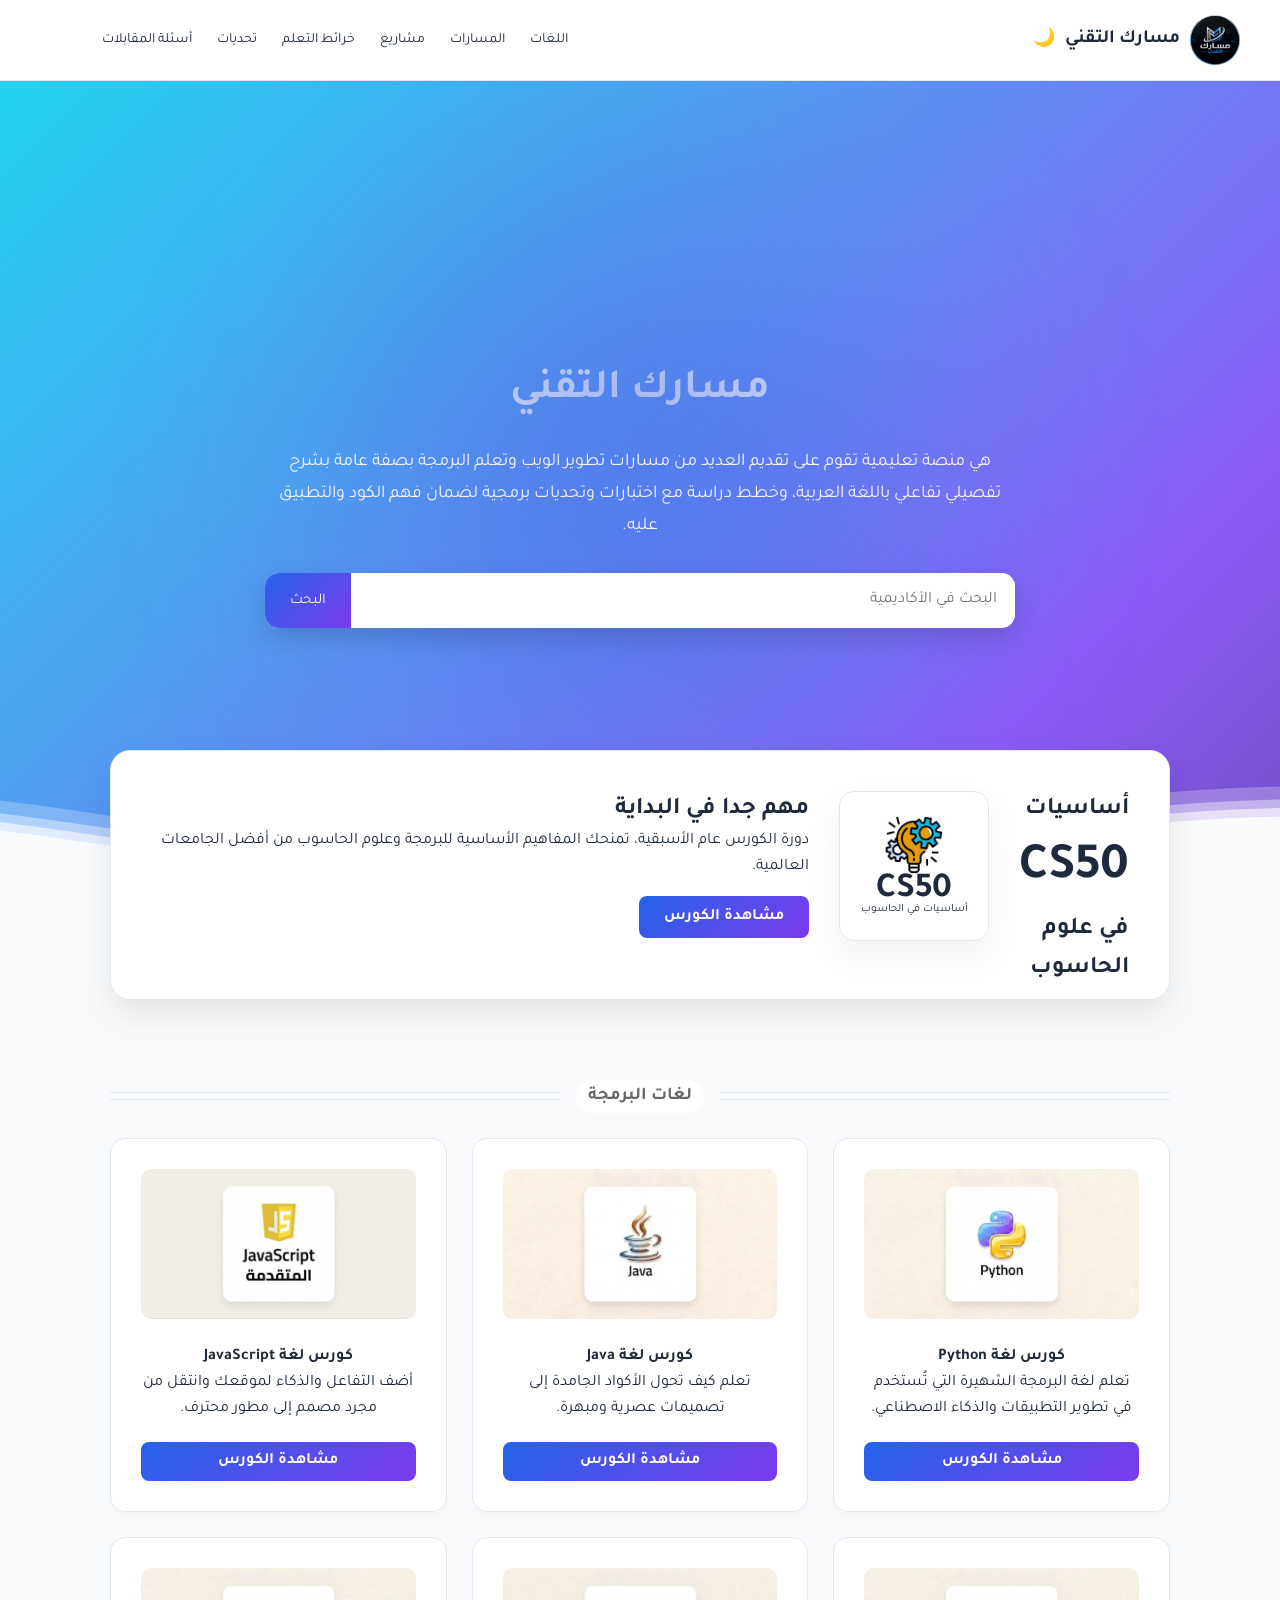
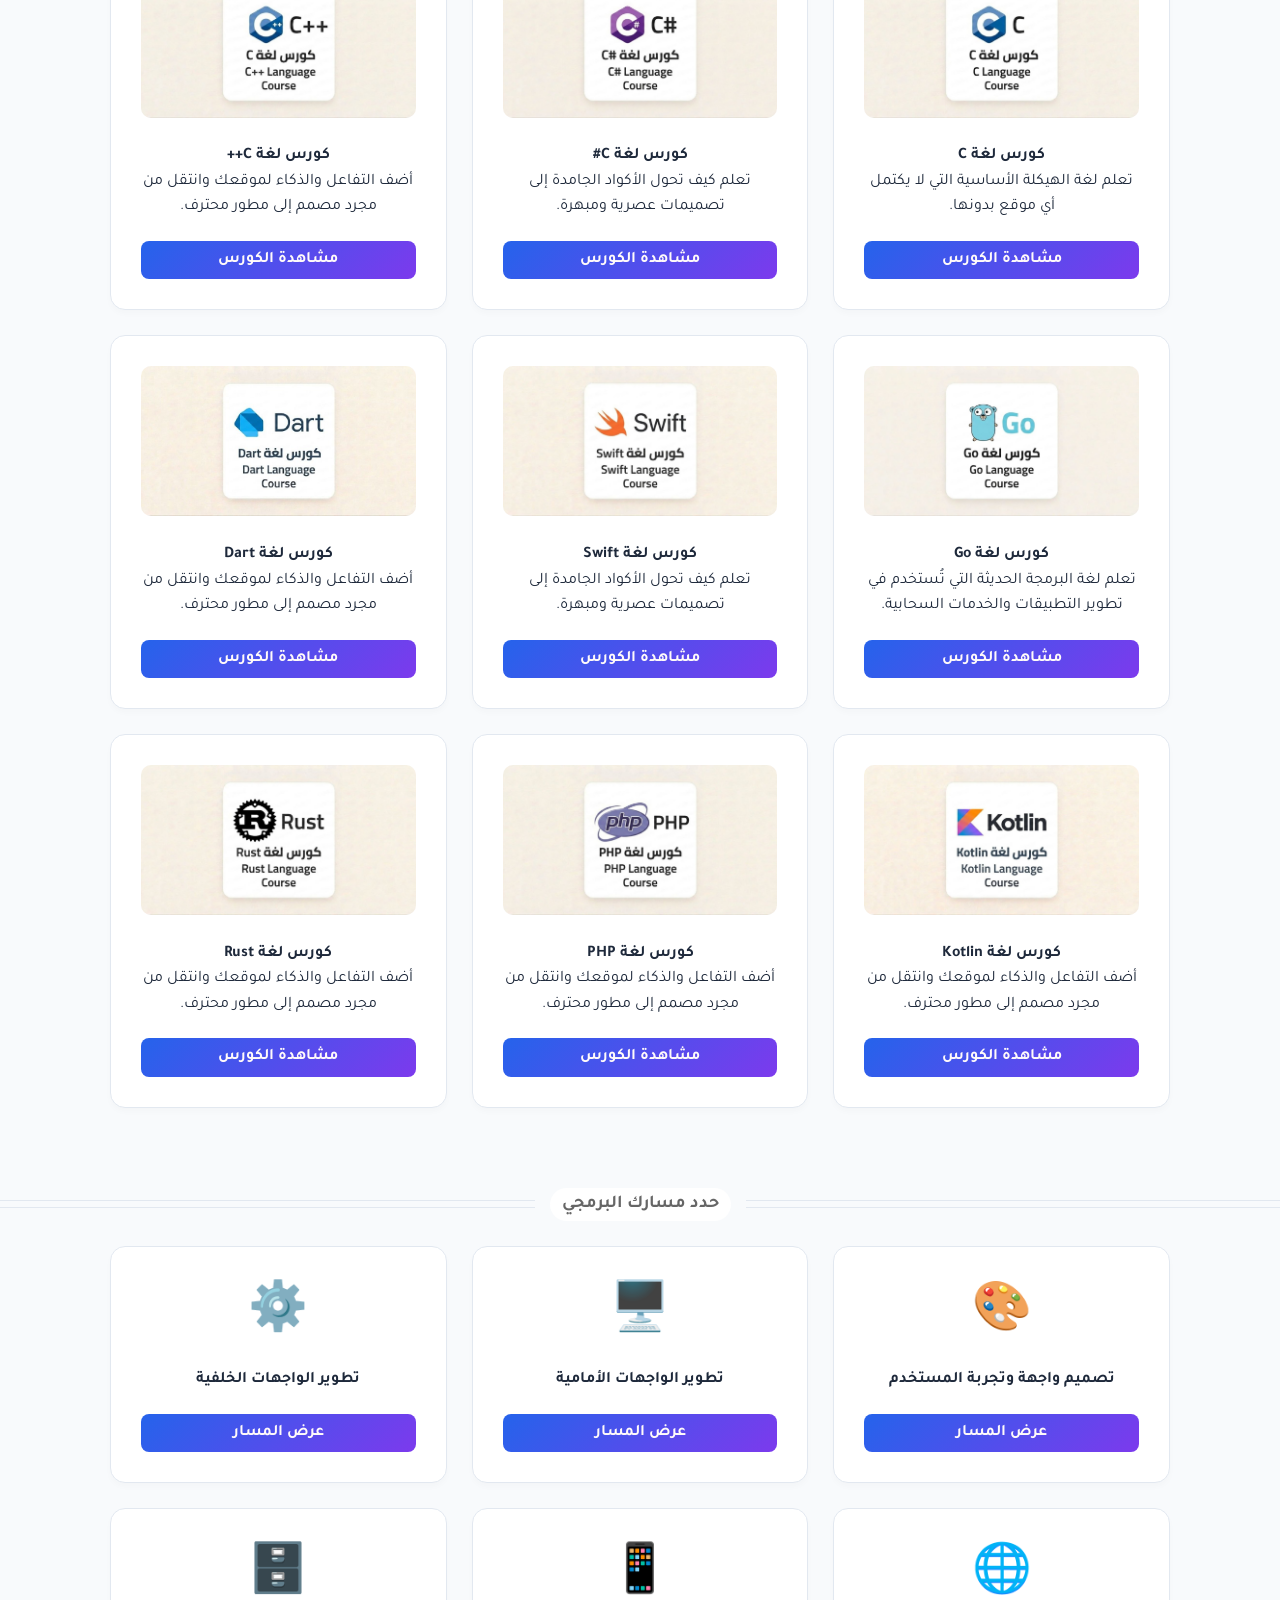
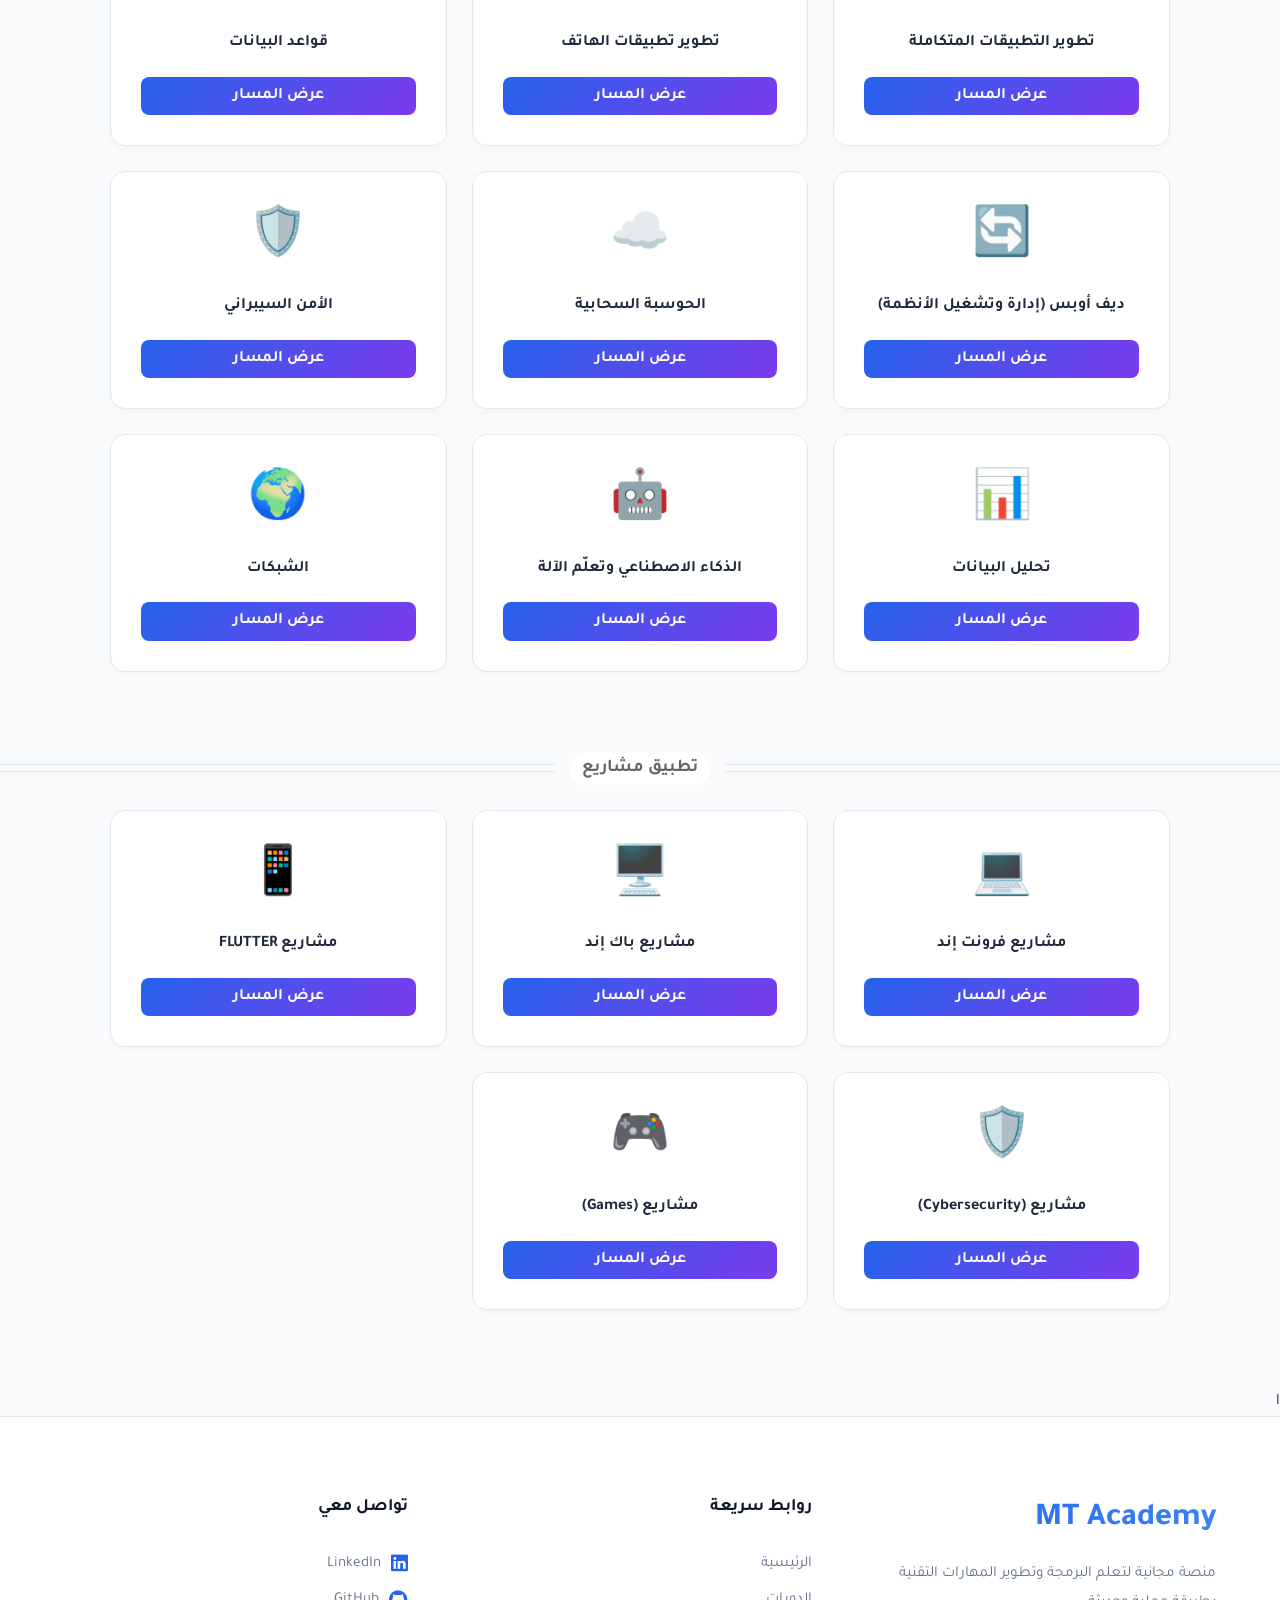
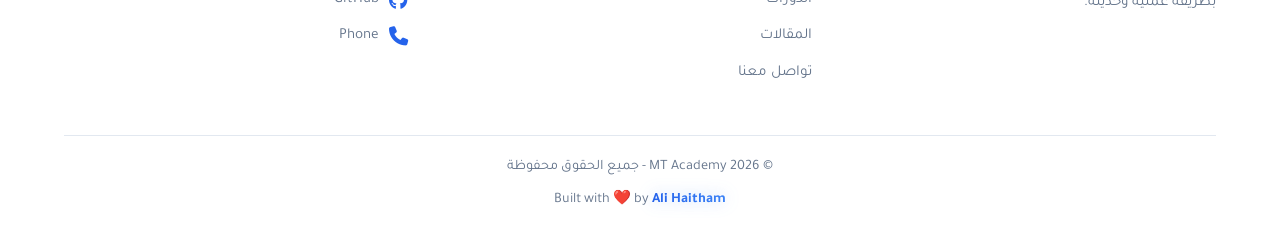
<file: index.html>
<!DOCTYPE html>
<html lang="ar" dir="rtl">

<head>
    <meta charset="UTF-8">
    <meta name="viewport" content="width=device-width, initial-scale=1.0">
    <title>مسارك التقني</title>
    <link rel="stylesheet" href="https://cdnjs.cloudflare.com/ajax/libs/font-awesome/6.5.1/css/all.min.css">
    <link rel="icon" href="Image.svg" type="image/jpeg">
    <link rel="stylesheet" href="CSS/path.css">
    <link rel="stylesheet" href="CSS/titel.css">
    <link rel="stylesheet" href="CSS/Responsive.css">
    <link href="https://fonts.googleapis.com/css2?family=Tajawal:wght@400;700;800&display=swap" rel="stylesheet">
    <link rel="stylesheet" href="https://cdnjs.cloudflare.com/ajax/libs/font-awesome/6.5.0/css/all.min.css">
    <style>

    </style>

</head>

<body>
    <!-- ==================Start-Logo Download================== -->

    <div id="preloader">
        <div class="loader-wrapper">
            <div class="logo-container">
                <div class="masarak-logo">
                    <span class="text-main">مسارك</span>
                    <span class="text-sub">التقني</span>
                    <div class="tech-arrow"></div>
                </div>
            </div>
            <div class="loading-text">جاري تحضير مسارك التقني...</div>
        </div>
    </div>
    <!-- ==================End-Logo Download================== -->
    <!-- ===================Scroll======================== -->
    <button id="scrollTopBtn">⬆</button>
    <!-- ===================Scroll======================== -->
    <!-- Start Header -->
    <header class="navbar" id="Navbar">
        <div class="nav-container">

            <!-- لوجو + Toggle -->
            <div class="logo" id="themeToggle">
                <img src="Image.svg" alt="">
                <h3>مسارك التقني</h3>
                <span id="modeIcon">🌙</span>
            </div>

            <!-- زرار الموبايل -->


            <div class="category_nav" id="menuToggle">
                <div onclick=Open_Categ_List() class="category_btn">
                    <i class="fa-solid fa-bars"></i>
                    <p>Browse Category</p>
                    <i class="fa-solid fa-chevron-down"></i>
                </div>

                <div class="category_nav_list" id="navLinks">

                    <a href="#لغات البرمجة">اللغات </a>
                    <a href="#حدد مسارك البرمجي"> المسارات </a>
                    <a href="#تطبيق مشاريع"> مشاريع</a>
                    <a href="#خرائط التعلم">خرائط التعلم</a>
                    <a href="#تحديات برمجية">تحديات </a>
                    <a href="#أسئلة المقابلات التقنية">أسئلة المقابلات</a>
                </div>
            </div>
        </div>


        <!-- اللينكات -->
        <ul class="nav-links" id="navLinks">
            <li><a href="#لغات البرمجة"> اللغات</a></li>
            <li><a href="#حدد مسارك البرمجي"> المسارات</a></li>
            <li><a href="#تطبيق مشاريع"> مشاريع</a></li>
            <li><a href="#خرائط التعلم">خرائط التعلم</a></li>
            <li><a href="#تحديات برمجية">تحديات </a></li>
            <li><a href="#أسئلة المقابلات التقنية">أسئلة المقابلات </a></li>
        </ul>
    </header>


    <!-- End Header -->
    <!-- Start Hero -->

    <div class="hero">
        <div class="content">
            <!-- <img src="Image.svg" alt="Logo" width="120" background="red" class="floating-bg" id="floatingImg"> -->
            <div class="floating-bg-container" id="floatingBg">
            </div>
            <h1> مسارك التقني</h1>

            <p>
                هي منصة تعليمية تقوم على تقديم العديد من مسارات تطوير الويب وتعلم البرمجة بصفة عامة
                بشرح تفصيلي تفاعلي باللغة العربية، وخطط دراسة مع اختبارات وتحديات برمجية لضمان فهم الكود والتطبيق عليه.
            </p>

            <div class="search-box">
                <input type="text" placeholder="البحث في الأكاديمية">
                <button>البحث</button>
            </div>

        </div>
    </div>

    <!-- Start waves-container -->
    <div class="waves-container">

        <svg class="waves" xmlns="http://www.w3.org/2000/svg" viewBox="0 24 150 28" preserveAspectRatio="none">

            <defs>
                <path id="gentle-wave" d="M-160 44c30 0 58-18 88-18s
                58 18 88 18 58-18 88-18
                58 18 88 18v44h-352z">
                </path>
            </defs>

            <g class="parallax">

                <use href="#gentle-wave" x="48" y="0" fill="rgba(255,255,255,.25)" />

                <use href="#gentle-wave" x="48" y="3" fill="rgba(255,255,255,.4)" />

                <use href="#gentle-wave" x="48" y="5" fill="rgba(255,255,255,.6)" />

                <use href="#gentle-wave" x="48" y="7" fill="var(--bg)" />

            </g>

        </svg>

    </div>
    <!-- End waves-container -->
    <!-- End Hero -->
    <!-- Start Cs50 -->
    <main class="container">
        <section class="cs50-card">
            <div class="cs50-1">
                <h3>أساسيات <a>CS50</a> في علوم الحاسوب</h3>
            </div>
            <div class="cs50-2">
                <img src="assets/icon/project-management.png" alt="CS50">
                <h2>CS50</h2>
                <p>أساسيات في الحاسوب</p>
            </div>
            <div class="cs50-3">
                <h2>مهم جدا في البداية </h2>
                <p class="none">دورة الكورس عام الأسبقية، تمنحك المفاهيم الأساسية للبرمجة وعلوم الحاسوب من أفضل الجامعات
                    العالمية.
                </p>
                <a href="https://youtube.com/playlist?list=PLvGNfY-tFUN_1D3D0WAMlWULl3qnEKHEA&si=AaGizSOic1kNYFUE"
                    target="_blank">
                    <button class="btn-main">مشاهدة الكورس </button>
                    <button class="six">مشاهدة </button>
                </a>
            </div>
        </section>
        <!-- ==================hr======================== -->
        <div class="fancy-divider">
            <h2 class="section-title" id="لغات البرمجة">لغات البرمجة</h2>
        </div>
        <!-- ==================hr========================= -->
        <div class="box active" id="one">

            <!-- One Start Course -->
            <div class="tracks-grid">
                <!-- ================================Python===================================== -->
                <div class="track-card">
                    <div class="track-img">
                        <img src="assets/image/Python.jpeg" alt="Python">
                    </div>
                    <h4 class="Tracks ">كورس لغة Python</h4>
                    <P class="Tracks ">تعلم لغة البرمجة الشهيرة التي تُستخدم في تطوير التطبيقات والذكاء الاصطناعي.</P>
                    <a href="https://youtube.com/playlist?list=PLDoPjvoNmBAyE_gei5d18qkfIe-Z8mocs&si=1V2m_urrhGh3YfUY"
                        target="_blank">
                        <button class="btn-track"> مشاهدة الكورس</button>
                    </a>
                </div>
                <!-- =====================================Java================================== -->
                <div class="track-card">
                    <div class="track-img">
                        <img src="assets/image/java2.jpeg" alt="Java">
                    </div>
                    <h4 class="Tracks ">كورس لغة Java</h4>
                    <P class="Tracks ">تعلم كيف تحول الأكواد الجامدة إلى تصميمات عصرية ومبهرة.</P>
                    <a href="https://youtube.com/playlist?list=PL1DUmTEdeA6K7rdxKiWJq6JIxTvHalY8f&si=93PLsDW0zfk1v07P"
                        target="_blank">
                        <button class="btn-track"> مشاهدة الكورس</button>
                    </a>
                </div>
                <!-- =====================================JavaScript================================== -->
                <div class="track-card">
                    <div class="track-img">
                        <img src="assets/image/JS.jpeg" alt="JavaScript">
                    </div>
                    <h4 class="Tracks ">كورس لغة JavaScript</h4>
                    <P class="Tracks ">أضف التفاعل والذكاء لموقعك وانتقل من مجرد مصمم إلى مطور محترف.</P>
                    <a href="https://youtube.com/playlist?list=PLDoPjvoNmBAx3kiplQR_oeDqLDBUDYwVv&si=iBDdPuUOlDPKywF9"
                        target="_blank">
                        <button class="btn-track"> مشاهدة الكورس</button>
                    </a>
                </div>
                <!-- =====================================C================================== -->
                <div class="track-card">
                    <div class="track-img">
                        <img src="assets/image/C.jpeg" alt="C">
                    </div>
                    <h4 class="Tracks ">كورس لغة C</h4>
                    <P class="Tracks ">تعلم لغة الهيكلة الأساسية التي لا يكتمل أي موقع بدونها.</P>
                    <a href="https://youtube.com/playlist?list=PLxbVBWjVdAEieEfGae9hqwT9TQ90yvehy&si=ZV38CRKg7PuhqXKg"
                        target="_blank">
                        <button class="btn-track"> مشاهدة الكورس</button>
                    </a>
                </div>
                <!-- =====================================C#================================== -->
                <div class="track-card">
                    <div class="track-img">
                        <img src="assets/image/Cشارب.jpeg" alt="C#">
                    </div>
                    <h4 class="Tracks ">كورس لغة C#</h4>
                    <P class="Tracks ">تعلم كيف تحول الأكواد الجامدة إلى تصميمات عصرية ومبهرة.</P>
                    <a href="https://youtube.com/playlist?list=PLqPejUavRNTWrbmE7fTvBC1HH-sAmz7c3&si=YUcaHurQyo2U_puo"
                        target="_blank">
                        <button class="btn-track"> مشاهدة الكورس</button>
                    </a>
                </div>
                <!-- =====================================C++================================== -->
                <div class="track-card">
                    <div class="track-img">
                        <img src="assets/image/C++.jpeg" alt="C++">
                    </div>
                    <h4 class="Tracks ">كورس لغة C++</h4>
                    <P class="Tracks ">أضف التفاعل والذكاء لموقعك وانتقل من مجرد مصمم إلى مطور محترف.</P>
                    <a href="https://youtube.com/playlist?list=PLDoPjvoNmBAwy-rS6WKudwVeb_x63EzgS&si=yQJ-l53C-3jnYFWm"
                        target="_blank">
                        <button class="btn-track"> مشاهدة الكورس</button>
                    </a>
                </div>
                <!-- ================================Go===================================== -->
                <div class="track-card">
                    <div class="track-img">
                        <img src="assets/image/Go.jpeg" alt="Go">
                    </div>
                    <h4 class="Tracks ">كورس لغة Go</h4>
                    <P class="Tracks ">تعلم لغة البرمجة الحديثة التي تُستخدم في تطوير التطبيقات والخدمات السحابية.</P>
                    <a href="https://youtube.com/playlist?list=PLD0Vy7NjzXS63cTV76LPnqDttqcIIPrpM&si=X2Y8En4AuMk5K5h1"
                        target="_blank">
                        <button class="btn-track"> مشاهدة الكورس</button>
                    </a>
                </div>
                <!-- =====================================Swift================================== -->
                <div class="track-card">
                    <div class="track-img">
                        <img src="assets/image/Swift.jpeg" alt="Swift">
                    </div>
                    <h4 class="Tracks ">كورس لغة Swift</h4>
                    <P class="Tracks ">تعلم كيف تحول الأكواد الجامدة إلى تصميمات عصرية ومبهرة.</P>
                    <a href="https://youtube.com/playlist?list=PLQaOY10EEc8bNbEBMyiJU1I-GIgs1LQfj&si=fL13WYj8q_Ieki8o"
                        target="_blank">
                        <button class="btn-track"> مشاهدة الكورس</button>
                    </a>
                </div>
                <!-- =====================================Dart================================== -->
                <div class="track-card">
                    <div class="track-img">
                        <img src="assets/image/Dart.jpeg" alt="Dart">
                    </div>
                    <h4 class="Tracks ">كورس لغة Dart</h4>
                    <P class="Tracks ">أضف التفاعل والذكاء لموقعك وانتقل من مجرد مصمم إلى مطور محترف.</P>
                    <a href="https://youtube.com/playlist?list=PLoP3S2S1qTfCe3hI4f-spGxg2kHOig33Z&si=R0gf0hv5oT8LTUP8"
                        target="_blank">
                        <button class="btn-track"> مشاهدة الكورس</button>
                    </a>
                </div>
                <!-- =====================================Kotlin================================== -->
                <div class="track-card">
                    <div class="track-img">
                        <img src="assets/image/Kotlin.jpeg" alt="Kotlin">
                    </div>
                    <h4 class="Tracks ">كورس لغة Kotlin</h4>
                    <P class="Tracks ">أضف التفاعل والذكاء لموقعك وانتقل من مجرد مصمم إلى مطور محترف.</P>
                    <a href="https://youtube.com/playlist?list=PLdqCqcIH93jvjcnF8-TVr7DM3mvkmkJ8K&si=dAcmVXfHxmasWOSJ"
                        target="_blank">
                        <button class="btn-track"> مشاهدة الكورس</button>
                    </a>
                </div>
                <!-- =====================================PHP================================== -->
                <div class="track-card">
                    <div class="track-img">
                        <img src="assets/image/PHP.jpeg" alt="PHP">
                    </div>
                    <h4 class="Tracks ">كورس لغة PHP</h4>
                    <P class="Tracks ">أضف التفاعل والذكاء لموقعك وانتقل من مجرد مصمم إلى مطور محترف.</P>
                    <a href="https://youtube.com/playlist?list=PLDoPjvoNmBAy41u35AqJUrI-H83DObUDq&si=bgNZq1lxdbygbun7"
                        target="_blank">
                        <button class="btn-track"> مشاهدة الكورس</button>
                    </a>
                </div>
                <!-- =====================================Rust================================== -->
                <div class="track-card">
                    <div class="track-img">
                        <img src="assets/image/Rust.jpeg" alt="Rust">
                    </div>
                    <h4 class="Tracks ">كورس لغة Rust</h4>
                    <P class="Tracks ">أضف التفاعل والذكاء لموقعك وانتقل من مجرد مصمم إلى مطور محترف.</P>
                    <a href="https://youtube.com/playlist?list=PLjQ2-_RIGIVBPbV2H0ng0N4nuN7DsPkPa&si=N_P2Kx4xyAjLmo-M"
                        target="_blank">
                        <button class="btn-track"> مشاهدة الكورس</button>
                    </a>
                </div>

            </div>
        </div>
        <!-- One End Tracks -->
    </main>
    <!-- ==================hr======================== -->
    <div class="fancy-divider">
        <h2 class="section-title" id="حدد مسارك البرمجي">حدد مسارك البرمجي</h2>
    </div>
    <!-- ==================hr========================= -->
    <main class="container">


        <!-- Start Tracks -->
        <div class="tracks-grid">
            <div class="track-card">
                <div class="track-icon">🎨</div>
                <h4> تصميم واجهة وتجربة المستخدم </h4>
                <a href="pages/UI-UX.html">
                    <button class="btn-track">عرض المسار</button>
                </a>
            </div>
            <div class="track-card">
                <div class="track-icon">🖥️</div>
                <h4> تطوير الواجهات الأمامية </h4>
                <a href="pages/Front.html">
                    <button class="btn-track">عرض المسار</button>
                </a>
            </div>

            <div class="track-card">
                <div class="track-icon">⚙️</div>
                <h4> تطوير الواجهات الخلفية </h4>
                <a href="pages/Back.html">
                    <button class="btn-track">عرض المسار</button>
                </a>
            </div>

            <div class="track-card">
                <div class="track-icon">🌐</div>
                <h4> تطوير التطبيقات المتكاملة </h4>
                <a href="pages/full-stack.html">
                    <button class="btn-track">عرض المسار</button>
                </a>
            </div>

            <div class="track-card">
                <div class="track-icon">📱</div>
                <h4> تطوير تطبيقات الهاتف</h4>
                <a href="pages/Mobile.html">
                    <button class="btn-track">عرض المسار</button>
                </a>
            </div>

            <div class="track-card">
                <div class="track-icon">🗄️</div>
                <h4> قواعد البيانات </h4>
                <a href="pages/Database.html">
                    <button class="btn-track">عرض المسار</button>
                </a>
            </div>

            <div class="track-card">
                <div class="track-icon">🔄</div>
                <h4> ديف أوبس (إدارة وتشغيل الأنظمة)</h4>
                <a href="pages/DevOps.html">
                    <button class="btn-track">عرض المسار</button>
                </a>
            </div>
            <div class="track-card">
                <div class="track-icon">☁️</div>
                <h4> الحوسبة السحابية </h4>
                <a href="pages/Cloud Computing.html">
                    <button class="btn-track">عرض المسار</button>
                </a>
            </div>

            <div class="track-card">
                <div class="track-icon">🛡️</div>
                <h4> الأمن السيبراني </h4>
                <a href="pages/Cybersecurity.html">
                    <button class="btn-track">عرض المسار</button>
                </a>
            </div>

            <div class="track-card">
                <div class="track-icon">📊 </div>
                <h4> تحليل البيانات </h4>
                <a href="pages/Data Analysis.html">
                    <button class="btn-track">عرض المسار</button>
                </a>
            </div>

            <div class="track-card">
                <div class="track-icon">🤖</div>
                <h4> الذكاء الاصطناعي وتعلّم الآلة</h4>
                <a href="pages/AI.html">
                    <button class="btn-track">عرض المسار</button>
                </a>
            </div>

            <div class="track-card">
                <div class="track-icon">🌍</div>
                <h4> الشبكات </h4>
                <a href="pages/Networking.html">
                    <button class="btn-track">عرض المسار</button>
                </a>
            </div>
        </div>
    </main>

    <!-- End Tracks -->
    <!-- ==================hr======================== -->
    <div class="fancy-divider">
        <h2 class="section-title" id="تطبيق مشاريع">تطبيق مشاريع</h2>
    </div>
    <!-- ==================hr========================= -->
    <main class="container">


        <!-- Start Tracks -->
        <div class="tracks-grid">
            <div class="track-card">
                <div class="track-icon">💻</div>
                <h4> مشاريع فرونت إند</h4>
                <a href="Front.html">
                    <button class="btn-track">عرض المسار</button>
                </a>
            </div>

            <div class="track-card">
                <div class="track-icon">🖥️</div>
                <h4>مشاريع باك إند</h4>
                <a href="back.html">
                    <button class="btn-track">عرض المسار</button>
                </a>
            </div>

            <div class="track-card">
                <div class="track-icon">📱</div>
                <h4>مشاريع FLUTTER</h4>
                <a href="Mobile.html">
                    <button class="btn-track">عرض المسار</button>
                </a>
            </div>

            <div class="track-card">
                <div class="track-icon">🛡️</div>
                <h4> مشاريع (Cybersecurity)</h4>
                <a href="Cybersecurity.html">
                    <button class="btn-track">عرض المسار</button>
                </a>
            </div>

            <div class="track-card">
                <div class="track-icon">🎮</div>
                <h4> مشاريع (Games)</h4>
                <a href="Games.html">
                    <button class="btn-track">عرض المسار</button>
                </a>
            </div>
        </div>
    </main>

    <!-- End Tracks -->
    <!-- Start Footer -->
    l<footer class="footer">
        <div class="footer-container">

            <div class="footer-brand">
                <h2 class="logo">MT Academy</h2>
                <p>
                    منصة مجانية لتعلم البرمجة وتطوير المهارات التقنية
                    بطريقة عملية وحديثة.
                </p>
            </div>

            <div class="footer-links">
                <h3>روابط سريعة</h3>

                <a href="#">الرئيسية</a>
                <a href="#">الدورات</a>
                <a href="#">المقالات</a>
                <a href="#">تواصل معنا</a>
            </div>

            <div class="footer-social">
                <h3>تواصل معي</h3>

                <a href="https://linkedin.com/in/your-profile" target="_blank">
                    <i class="fab fa-linkedin"></i>
                    LinkedIn
                </a>

                <a href="https://github.com/your-username" target="_blank">
                    <i class="fab fa-github"></i>
                    GitHub
                </a>

                <a href="tel:+201234567890">
                    <i class="fas fa-phone"></i>
                    Phone
                </a>
            </div>

        </div>

        <div class="footer-bottom">
            © 2026 MT Academy - جميع الحقوق محفوظة
        </div>
        <p class="made-with-love">
    Built with ❤️ by <span class="creator-name">Ali Haitham</span>
</p>
    </footer>
    <!-- <div class="footer"> 2026 &copy; Made With Love By <span> Ali Haitham</span> </div> -->
    <!-- End Footer -->
    <script src="JS/path.js"></script>
</body>

</html>
</file>
<file: CSS/path.css>
/* الإعدادات العامة */
* {
    margin: 0;
    padding: 0;
    box-sizing: border-box;
    font-family: 'Tajawal';
}

/* Light Mode */
:root {
    --Header-Background: #FFFFFF;
    --Border: #E2E8F0;
    --Links-Hover: #2563EB;
    --btn-Background: linear-gradient(135deg, #2563EB, #7C3AED);
    --btn-Hover: linear-gradient(135deg, #1D4ED8, #6D28D9);
    --back-hero: #0454ff;
    --bg: #F8FAFC;
    --card: #FFFFFF;
    --before-cart: linear-gradient(135deg, #2563EB, #7C3AED, #06B6D4);
    --primary: linear-gradient(135deg, #2563EB, #7C3AED);
    --text: #1E293B;
    --h1-text: #fffafa;
    --second-text: #64748B;
    --accent: #F59E0B;
    --bg-input: #FFFFFF;
    --icon-color: linear-gradient(135deg, #2563EB, #7C3AED);
    --bg-footer: #ffffff;
    --card-bg: #f8fafc;
    --text-main: #0f172a;
    --text-secondary: #64748b;

    --primary: #2563eb;
    --primary-light: #3b82f6;

    --border: #e2e8f0;
    --shadow: rgba(0, 0, 0, 0.08);
    --bg-gradient: linear-gradient(-45deg, #0F172A, #7C3AED, #06B6D4, #1E293B, #8B5CF6, #22D3EE);
    --floating-element-color: rgba(255, 255, 255, 0.15);
}

/* Dark Mode */
.dark {
    --Header-Background: #020617;
    --Border: #1E293B;
    --Links-Hover: #3B82F6;
    --btn-Background: linear-gradient(135deg, #06B6D4, #8B5CF6);
    --btn-Hover: linear-gradient(135deg, #22D3EE, #A78BFA);
    --back-hero: #0F172A;
    --bg: #0F172A;
    --card: #1E293B;
    --before-cart: linear-gradient(135deg, #0F172A, #4C1D95, #155E75);
    --primary: linear-gradient(135deg, #3B82F6, #7C3AED);
    --text: #E2E8F0;
    --h1-text: #E2E8F0;
    --second-text: #94A3B8;
    --accent: #F59E0B;
    --bg-input: #1E293B;
    --icon-color: linear-gradient(135deg, #06B6D4, #8B5CF6);
    --bg-footer: #020617;
    --card-bg: #1E293B;
    --text-main: #f8fafc;
    --text-secondary: #94a3b8;
    --primary: #60a5fa;
    --primary-light: #93c5fd;
    --border: #334155;
    --shadow: rgba(0, 0, 0, 0.4);
    --bg-gradient: linear-gradient(135deg, #020617, #312E81, #0F766E);
    --floating-element-color: rgba(0, 242, 254, 0.2);
}

/* ====================== */
/* Navbar */
header {
    position: sticky;
    top: 0;
    z-index: 2000;
    backdrop-filter: blur(10px);
    background-color: var(--Header-Background);
    border-bottom: 1px solid var(--Border);
    transition: 0.3s ease;
    display: flex;
    justify-content: space-between;
    align-items: center;
    width: 100%;
}

header.scrolled {
    background-color: transparent;
}

.nav-container {
    display: flex;
    align-items: center;
    justify-content: space-between;
    padding: 15px 40px;
}

/* اللوجو */
.logo {
    display: flex;
    align-items: center;
    gap: 10px;
    cursor: pointer;
}

.logo img {
    width: 50px;
    border-radius: 50%;

}

.logo-mark {
    width: 40px;
    height: 40px;
    color: white;
    display: flex;
    align-items: center;
    justify-content: center;
    font-weight: 700;
    font-size: 92px;
}


/* الأيقونة */
#modeIcon {
    font-size: 18px;
    transition: 0.3s;
}

/* اللينكات */
.nav-links {
    display: flex;
    gap: 25px;
    list-style: none;
    padding: 0 8%;
    font-size: 14px;
}

.nav-links a {
    text-decoration: none;
    color: var(--text);
    position: relative;
    transition: 0.3s;
}

/* underline animation */
.nav-links a::after {
    content: "";
    position: absolute;
    bottom: -5px;
    left: 0;
    width: 0%;
    height: 2px;
    background: var(--primary);
    transition: 0.3s;
}

.nav-links a:hover::after {
    width: 100%;
}

/* زرار */
.login-btn {
    background: var(--btn-Background);
    color: white;
    border: none;
    padding: 10px 18px;
    border-radius: 10px;
    cursor: pointer;
    transition: 0.3s;
}

.login-btn:hover {
    background: var(--btn-Hover);
    transform: translateY(-2px);
}

/* زرار الموبايل */
.header .category_nav {
    display: none;
}

/* ================= MOBILE ================= */
@media (max-width: 768px) {

    .menu-toggle {
        display: block;
    }

    .nav-links {
        position: absolute;
        top: 70px;
        right: 0;
        background: var(--Header-Background);
        width: 100%;
        flex-direction: column;
        align-items: center;
        gap: 20px;
        padding: 20px;

        /* animation */
        opacity: 0;
        transform: translateY(-20px);
        pointer-events: none;
        transition: 0.3s;
    }

    .nav-links.active {
        opacity: 1;
        transform: translateY(0);
        pointer-events: auto;
    }

    .login-btn {
        display: none;
    }
}

/* ====================== */

body {
    background-color: var(--bg);
    color: var(--text);
    line-height: 1.6;

}

html {
    scroll-behavior: smooth;
}

/* <!-- ==================Start-Logo Download================== --> */
/* شاشة التحميل الكاملة */
#preloader {
    position: fixed;
    top: 0;
    left: 0;
    width: 100%;
    height: 100%;
    background: radial-gradient(circle, #1e293b 0%, #0f172a 100%);
    display: flex;
    justify-content: center;
    align-items: center;
    z-index: 10000;
    transition: opacity 0.6s ease;
}

/* حاوية اللوجو */
.masarak-logo {
    position: relative;
    display: flex;
    flex-direction: column;
    align-items: center;
    font-family: 'Arial', sans-serif;
}

.text-main {
    color: var(--h1-text);
    font-size: 3.5rem;
    font-weight: bold;
    line-height: 1;
}

.text-sub {
    color: var(--primary);
    font-size: 1.5rem;
    margin-top: -5px;
    letter-spacing: 2px;
}

/* السهم التقني المحاكي للصورة */
.tech-arrow {
    position: absolute;
    left: -60px;
    top: 50%;
    transform: translateY(-50%);
    width: 80px;
    height: 80px;
    border: 4px solid transparent;
    border-left-color: var(--primary);
    border-radius: 50%;
    animation: rotate-arrow 1.5s infinite linear;
}

.tech-arrow::before {
    content: '';
    position: absolute;
    top: -10px;
    left: 20px;
    width: 0;
    height: 0;
    border-left: 15px solid transparent;
    border-right: 15px solid transparent;
    border-bottom: 20px solid #3b82f6;
    transform: rotate(45deg);
}

/* حركة دوران السهم السلسة */
@keyframes rotate-arrow {
    0% {
        transform: translateY(-50%) rotate(0deg);
        opacity: 0.5;
    }

    50% {
        opacity: 1;
    }

    100% {
        transform: translateY(-50%) rotate(360deg);
        opacity: 0.5;
    }
}

/* نص التحميل السفلي */
.loading-text {
    margin-top: 30px;
    color: var(--text);
    font-size: 0.9rem;
    text-align: center;
    letter-spacing: 1px;
    animation: fade-text 1.5s infinite;
}

@keyframes fade-text {

    0%,
    100% {
        opacity: 0.4;
    }

    50% {
        opacity: 1;
    }
}

/* لإخفاء الشاشة */
.preloader-hidden {
    opacity: 0;
    pointer-events: none;
}

/* <!-- ==================End-Logo Download================== --> */
/* ================Scroll======================= */
body {
    overflow-y: scroll;
}

/* عرض السكرول */
::-webkit-scrollbar {
    width: 15px;
    /* عمودي */
    height: 8px;
    /* أفقي */
}

/* الخلفية */
::-webkit-scrollbar-track {
    background: var(--bg);
    /* لون الخلفية */
}

/* الجزء اللي بيتحرك */
::-webkit-scrollbar-thumb {
    background: var(--primary);
    /* لون السكرول */
    border-radius: 0;
    /* يخليه زوايا حادة */
    background: var(--primary);
    min-height: 20px;
}

::-webkit-scrollbar-thumb:hover {
    background: var(--primary);
}

#scrollTopBtn {
    position: fixed;
    bottom: 20px;
    right: 20px;
    font-size: 30px;
    padding: 10px 15px;
    border: none;
    background: var(--btn-Background);
    color: var(--h1-text);
    cursor: pointer;
    border-radius: 10px;
    display: none;
    z-index: 1000;
}

#scrollTopBtn:hover {
    background: var(--btn-Hover);
}

/* ================Scroll======================= */


.container {
    max-width: 1100px;
    margin: 0 auto;
    padding: 0 20px;
}

/* Start Header */

.category_nav {
    width: 180px;
    position: relative;
    height: 50px;
    margin-right: 300px;
    display: none;
    background: var(--btn-Background);
}

.category_nav .category_btn {
    height: 100%;
    width: 100%;
    display: flex;
    justify-content: space-between;
    align-items: center;
    background: var(--btn-Background);
    color: var(--h1-text);
    padding: 10px 15px;
    cursor: pointer;
}

.category_nav .category_btn p {
    color: var(--h1-text);
    font-weight: 600;
    font-size: 15px;
}

.category_nav .category_btn i {
   color: var(--h1-text);
    transition: 0.3s;
}

.category_nav .nav_links {
    display: flex;
    gap: 35px;
}

.category_nav .nav_links li a {
    color: var(--color_heading);
    transition: 0.3s;
}

.category_nav .nav_links li:hover a,
.category_nav .nav_links li.active {
    color: var(--main_color);
}

.category_nav .category_nav_list {
    position: absolute;
    top: 100%;
    left: 0;
    background: var(--Header-Background);
    width: 100%;
    border: 1px solid var(--Border);
    border-top: 0;
    display: flex;
    flex-direction: column;
    clip-path: polygon(0 0, 100% 0, 100% 0, 0 0);
    border-width: 0px 1px 1px;
    border-style: none solid solid;
    border-image: initial;
    border-top: 0px;
    transition: 0.3s;
}

.category_nav .category_nav_list.active {
    clip-path: polygon(0 0, 100% 0, 100% 100%, 0 100%);
}

.category_nav .category_nav_list a {
    padding: 14px 10px;
    border-bottom: 1px solid var(--Border);
    font-size: 14px;
    text-align: center;
    color: var(--text);
    font-weight: bold;
    text-decoration: none
}

.category_nav .category_nav_list a:last-child {
    border-bottom: 0;
}

.category_nav .category_nav_list a:hover {
    background: var(--btn-Hover);
    color: var(--h1-text);
}

.opn_menu,
.close_menu {
    display: none;
}

/* ============================================ */
.Icon {
    display: flex;
    align-items: center;
    gap: 10px;
}

.Icon h3 {
    color: var(--text);
    margin-right: 45px;
    font-size: 15px;
}

@media (max-width: 768px) {
    .category_nav {
        display: block;
    }
}

/* End Header */




/* ===================Start-waves=============== */

/* المحتوى */
.waves-container {
    position: absolute;
    bottom: 0;
    left: 0;
    width: 100%;
    z-index: 999;
}

.waves {
    position: relative;
    width: 100%;
    height: 120px;
    bottom: -10px;
}

.parallax>use {
    animation: move-forever 25s cubic-bezier(.55, .5, .45, .5) infinite;
}

.parallax>use:nth-child(1) {
    animation-delay: -2s;
    animation-duration: 7s;
}

.parallax>use:nth-child(2) {
    animation-delay: -3s;
    animation-duration: 10s;
}

.parallax>use:nth-child(3) {
    animation-delay: -4s;
    animation-duration: 13s;
}

.parallax>use:nth-child(4) {
    animation-delay: -5s;
    animation-duration: 20s;
}

@keyframes move-forever {
    0% {
        transform: translate3d(-90px, 0, 0);
    }

    100% {
        transform: translate3d(85px, 0, 0);
    }
}

/* ===================End-waves=============== */

/* Start Hero  */
.hero {
    height: 100vh;
    padding: 20px;
    background: var(--bg-gradient);
    background-size: 400% 400%;
    animation: gradientPulse 12s ease infinite;
    height: calc(94vh - 50px);
    display: flex;
    justify-content: center;
    align-items: center;
    text-align: center;
    color: var(--h1-text);
    position: relative;
    overflow: hidden;
}

@keyframes gradientPulse {
    0% {
        background-position: 0% 50%;
    }

    50% {
        background-position: 100% 50%;
    }

    100% {
        background-position: 0% 50%;
    }
}

.hero::before {
    content: "";
    position: absolute;
    inset: -100px;
    background:
        radial-gradient(circle, rgba(124, 58, 237, .35) 0%, transparent 40%),
        radial-gradient(circle, rgba(6, 182, 212, .35) 0%, transparent 40%),
        radial-gradient(circle, rgba(59, 130, 246, .25) 0%, transparent 40%);
    filter: blur(100px);
    animation: glowMove 10s ease-in-out infinite;
}

@keyframes glowMove {

    0%,
    100% {
        transform: translate(-5%, -5%) scale(1);
    }

    50% {
        transform: translate(5%, 5%) scale(1.2);
    }
}

/* Content */
.hero .content {
    width: 100%;
    max-width: 750px;
    animation: fadeUp 1s ease;
}

/* Start Bg-Animated */

.floating-bg-container {
    position: absolute;
    top: 0;
    left: 0;
    width: 100%;
    height: 100%;
    overflow: hidden;
    z-index: 1;
    transition: background 0.3s ease;
}

.floating-item {
    position: absolute;
    bottom: -100px;
    color: var(--floating-element-color);
    font-family: 'Courier New', Courier, monospace;
    font-weight: bold;
    user-select: none;
    pointer-events: none;
    animation: floatUp linear infinite;
    transition: color 0.5s ease;
}

@keyframes floatUp {
    0% {
        transform: translateY(0) rotate(0deg);
        opacity: 0;
    }

    10% {
        opacity: 1;
    }

    90% {
        opacity: 1;
    }

    100% {
        transform: translateY(-120vh) rotate(360deg);
        opacity: 0;
    }
}

@keyframes gradientMove {
    0% {
        background-position: 0% 50%;
    }

    50% {
        background-position: 100% 50%;
    }

    100% {
        background-position: 0% 50%;
    }
}

/* End Bg-Animated */
.hero h1 {
    font-size: clamp(26px, 5vw, 42px);
    margin-bottom: 20px;
    font-weight: 700;
}

.hero p {
    font-size: clamp(14px, 2.5vw, 18px);
    line-height: 1.8;
    margin-bottom: 30px;
    opacity: 0.95;
}

/* Search Box */
.search-box {
    display: flex;
    align-items: center;
    background: var(--card);
    border-radius: 14px;
    overflow: hidden;
    height: 55px;
    transition: 0.4s ease;
    box-shadow: 0 10px 25px rgba(0, 0, 0, 0.15);
    position: relative;
    z-index: 10;
}

/* Hover Animation */
.search-box:hover {
    transform: translateY(-3px) scale(1.01);
    box-shadow: 0 15px 35px rgba(0, 0, 0, 0.2);
}

.search-box:focus-within {
    transform: scale(1.02);
    box-shadow: 0 0 0 3px rgba(255, 255, 255, 0.3),
        0 15px 35px rgba(0, 0, 0, 0.25);
}

/* Input */
.search-box input {
    flex: 1;
    border: none;
    outline: none;
    padding: 18px;
    font-size: 16px;
    background: var(--bg-input);
    color: var(--text);
    box-sizing: border-box;
}

/* Button */
.search-box button {
    background: var(--btn-Background);
    color: var(--h1-text);
    border: none;
    padding: 0 25px;
    font-size: 15px;
    cursor: pointer;
    transition: 0.3s;
    height: 100%;
    flex-shrink: 0;
}

.search-box button:hover {
    background: var(--btn-Hover);
}

.hero .content {
    animation: fadeUp 1s ease;
}

/* Fade Animation */
@keyframes fadeUp {
    from {
        opacity: 0;
        transform: translateY(30px);
    }

    to {
        opacity: 1;
        transform: translateY(0);
    }
}


/* ========================= */
/* 📱 Responsive قوي جدا */
/* ========================= */

/* Tablet */
@media (max-width: 768px) {

    .hero {
        padding: 30px 15px;
    }

    .search-box {
        height: 50px;
    }
}

/* Mobile */
/* Mobile Fix */
@media (max-width: 500px) {

    .search-box {
        flex-direction: row;
        height: 48px;
    }

    .search-box input {
        padding: 0 10px;
        font-size: 14px;
    }

    .search-box button {
        padding: 0 15px;
        font-size: 14px;
        white-space: nowrap;
    }
}

/* Small devices (340px) */
@media (max-width: 340px) {

    .hero {
        padding: 15px 10px;
    }

    .hero h1 {
        font-size: 22px;
    }

    .hero p {
        font-size: 13px;
    }

    .search-box input {
        font-size: 14px;
        padding: 12px;
    }

    .search-box button {
        font-size: 14px;
        padding: 10px;
    }
}

/* End Hero  */

/* Start Cs50 */
.cs50-card {
    background: var(--card);
    width: 100%;
    height: 250px;
    border-radius: 20px;
    padding: 40px;
    margin-top: -127px;
    display: grid;
    grid-template-columns: 1fr auto auto;
    gap: 30px;
    box-shadow: 0 15px 35px rgba(0, 0, 0, 0.09);
    border: 1px solid var(--Border);
    position: relative;
    z-index: 1000;
}

.cs50-1 h3 {
    font-size: 1.5rem;
    margin-bottom: 10px;
}

.cs50-1 a {
    font-size: 3.2rem;
}

.cs50-2 {
    width: 150px;
    height: 150px;
    display: flex;
    flex-direction: column;
    align-items: center;
    background-color: var(--card-background);
    border: 1px solid var(--Border);
    border-radius: 15px;
    padding: 15px;
    box-shadow: 0 15px 35px rgba(0, 0, 0, 0.05);
}

.cs50-2 img {
    width: 60px;
    margin-top: 8px;
}

.cs50-2 h2 {
    font-size: 2.2rem;
    margin: 0;
    position: absolute;
    bottom: 80px;
}

.six {
    display: none;
    background-color: var(--btn-Background);
    color: var(--h1-text);
    border: none;
    padding: 12px 25px;
    border-radius: 8px;
    font-weight: bold;
    cursor: pointer;
    margin-top: 15px;
    transition: 0.3s;
    display: none;
    font-size: 0.8rem;
    text-decoration: none;

}

.cs50-2 p {
    margin: 0;
    font-size: 0.7rem;
    color: var(--text);
    position: absolute;
    bottom: 80px;
}

.cs50-card {
    animation: float 4s cubic-bezier(0.37, 0, 0.63, 1) infinite;
}

@keyframes float {

    0%,
    100% {
        transform: translateY(0);
    }

    50% {
        transform: translateY(-12px);
    }
}

/* متجاوب مع الموبايل */

/* 
@media(min-width: 575px)and (max-width:710px) {
    div.cs50-3 h2 {

        font-size: 16px;
    }

    p.none {
        font-size: 0.7rem;
    }

    .btn-main {

        display: none;
    }

    a {
        text-decoration: none;
    }

    .six {
        background-color: var(--btn-Background);
        color: var(--h1-text);
        border: none;
        padding: 12px 25px;
        border-radius: 8px;
        font-weight: bold;
        cursor: pointer;
        margin-top: 15px;
        transition: 0.3s;
        display: block;
        font-size: 0.8rem;

    }
} */

/* @media(min-width: 390px)and (max-width:574px) {
    div.cs50-3 h2 {

        font-size: 16px;
    }

    .cs50-2 {
        display: none;
    }

    .cs50-3 {
        margin-top: 30px;
    }

    p.none {
        display: none;
    }

    .btn-main {

        display: none;
    }

    a {
        text-decoration: none;
    }

    .six {
        background-color: var(--btn-Background);
        color: var(--h1-text);
        border: none;
        padding: 12px 25px;
        border-radius: 8px;
        font-weight: bold;
        cursor: pointer;
        margin-top: 15px;
        transition: 0.3s;
        display: block;
        font-size: 0.8rem;
    }
} */

/* End Cs50 */

/* <!-- ==================hr======================== --> */
.fancy-divider {
    display: flex;
    align-items: center;
    text-align: center;
    margin: 25px 0;
    margin-top: 80px;
}

.fancy-divider::before,
.fancy-divider::after {
    content: "";
    flex: 1;
    height: 6px;
    /* المسافة بين الخطين */
    border-top: 1px solid var(--Border);
    border-bottom: 1px solid var(--Border);
}

.fancy-divider h2 {
    margin: 0 15px;
    padding: 2px 12px;
    background: #fff;
    color: #666;
    font-size: 18px;
    border-radius: 20px;
}

/* <!-- ==================hr======================== --> */
/* Start Tracks */
.btn-main {
    background: var(--btn-Background);
    color: var(--h1-text);
    border: none;
    padding: 12px 25px;
    border-radius: 8px;
    font-weight: bold;
    cursor: pointer;
    margin-top: 15px;
    transition: 0.3s;
}

.btn-main:hover {
    background: var(--btn-Hover);
}

/* شبكة المسارات */
.section-title {
    text-align: center;
    margin: 60px 0 30px;
}

.tracks-grid {
    display: grid;
    grid-template-columns: repeat(auto-fit, minmax(280px, 1fr));
    gap: 25px;
    margin-bottom: 80px;
}

.track-card {
    background: var(--card);
    padding: 30px;
    border-radius: 15px;
    text-align: center;
    box-shadow: 0 4px 6px rgba(0, 0, 0, 0.02);
    border: 1px solid var(--Border);
    transition: all 0.3s ease;

    position: relative;
    z-index: 1;
    transition: 0.3s ease;
    overflow: hidden;
}

.track-card::before {
    content: "";
    position: absolute;
    inset: -2px;
    background: var(--before-cart);
    filter: blur(25px);
    opacity: 0;
    transition: 0.4s ease;
    z-index: -1;
}

.track-card:hover::before {
    opacity: 1;
    transform: scale(1.05);
}

.track-icon {
    font-size: 3rem;
    margin-bottom: 15px;
}

.track-img img {
    width: 100%;
    height: 150px;
    object-fit: cover;
    border-radius: 10px;
    margin-bottom: 15px;
}

.btn-track {
    background: var(--btn-Background);
    color: var(--h1-text);
    border: none;
    width: 100%;
    padding: 10px;
    border-radius: 8px;
    margin-top: 20px;
    font-weight: bold;
    cursor: pointer;
}

.btn-track:hover {
    background: var(--btn-Hover);
}

.Tracks {
    color: var(--text);
}

/* 
End Tracks */

/* Start Footer */

.footer {
    background: var(--bg-footer);

    border-top: 1px solid var(--border);

    padding:
        clamp(40px, 6vw, 80px) clamp(16px, 5vw, 8%) 25px;

    transition: .3s ease;
}

.footer-container {
    display: grid;

    grid-template-columns:
        repeat(auto-fit, minmax(260px, 1fr));

    gap: clamp(30px, 5vw, 60px);
}

/* ===================================
   BRAND SECTION
=================================== */

.footer-brand {
    animation: fadeUp .8s ease forwards;
}

h2.logo {
    font-size: clamp(1.6rem, 4vw, 2rem);

    font-weight: 800;

    margin-bottom: 15px;

    background: linear-gradient(90deg,
            var(--primary),
            var(--primary-light));

    -webkit-background-clip: text;
    -webkit-text-fill-color: transparent;
}

.footer-brand p {
    color: var(--text-secondary);

    line-height: 1.9;

    font-size: .95rem;

    max-width: 400px;
}

/* ===================================
   TITLES
=================================== */

.footer h3 {
    color: var(--text-main);

    margin-bottom: 18px;

    font-size: 1.1rem;

    font-weight: 700;
}

/* ===================================
   LINKS SECTIONS
=================================== */

.footer-links,
.footer-social {
    display: flex;
    flex-direction: column;

    gap: 12px;

    animation: fadeUp 1s ease forwards;
}

.footer-links a,
.footer-social a {
    position: relative;

    display: inline-flex;
    align-items: center;

    gap: 10px;

    width: fit-content;

    text-decoration: none;

    color: var(--text-secondary);

    font-size: .95rem;

    transition:
        color .3s ease,
        transform .3s ease;
}

.made-with-love {
    margin-top: 10px;
    text-align: center;
    color: var(--text-secondary);
    font-size: 0.9rem;
}

.creator-name {
    font-weight: 700;

    background: linear-gradient(90deg,
            var(--primary),
            var(--primary-light));

    -webkit-background-clip: text;
    -webkit-text-fill-color: transparent;

    background-clip: text;

    filter: drop-shadow(0 0 8px rgba(59, 130, 246, 0.35));
}

/* Hover */

.footer-links a:hover,
.footer-social a:hover {
    color: var(--primary);

    transform: translateY(-2px);
}

/* ===================================
   ANIMATED UNDERLINE
=================================== */

.footer-links a::after,
.footer-social a::after {
    content: '';

    position: absolute;

    left: 50%;
    bottom: -5px;

    width: 0;
    height: 2px;

    transform: translateX(-50%);

    background: linear-gradient(90deg,
            var(--primary),
            var(--primary-light));

    border-radius: 999px;

    transition:
        width .35s ease,
        box-shadow .35s ease;
}

.footer-links a:hover::after,
.footer-social a:hover::after {
    width: 100%;

    box-shadow:
        0 0 8px var(--primary),
        0 0 16px var(--primary);
}

/* ===================================
   SOCIAL ICONS
=================================== */

.footer-social i {
    font-size: 1.2rem;

    color: var(--primary);

    transition:
        transform .3s ease,
        color .3s ease;
}

.footer-social a:hover i {
    transform:
        scale(1.15) rotate(8deg);
}

/* ===================================
   BOTTOM
=================================== */

.footer-bottom {
    margin-top: 50px;

    padding-top: 20px;

    border-top: 1px solid var(--border);

    text-align: center;

    color: var(--text-secondary);

    font-size: .9rem;
}

/* ===================================
   ANIMATION
=================================== */

@keyframes fadeUp {
    from {
        opacity: 0;
        transform: translateY(30px);
    }

    to {
        opacity: 1;
        transform: translateY(0);
    }
}



/* .footer {
    background-color: var(--footer-Background);
    color: var(--footer-Text);
    padding: 30px 10px;
    text-align: center;
    font-size: 18px;
}

.footer span {
    font-weight: bold;
    color: var(--accent);
} */

/* End Footer */
</file>
<file: CSS/titel.css>
/* Document
   ========================================================================== */

/**
 * 1. Correct the line height in all browsers.
 * 2. Prevent adjustments of font size after orientation changes in iOS.
 */

html {
    line-height: 1.15;
    /* 1 */
    -webkit-text-size-adjust: 100%;
    /* 2 */
}

/* Sections
   ========================================================================== */

/**
 * Remove the margin in all browsers.
 */

body {
    margin: 0;
}

/**
 * Render the `main` element consistently in IE.
 */

main {
    display: block;
}

/**
 * Correct the font size and margin on `h1` elements within `section` and
 * `article` contexts in Chrome, Firefox, and Safari.
 */

h1 {
    font-size: 2em;
    margin: 0.67em 0;
}

/* Grouping content
   ========================================================================== */

/**
 * 1. Add the correct box sizing in Firefox.
 * 2. Show the overflow in Edge and IE.
 */

hr {
    box-sizing: content-box;
    /* 1 */
    height: 0;
    /* 1 */
    overflow: visible;
    /* 2 */
}

/**
 * 1. Correct the inheritance and scaling of font size in all browsers.
 * 2. Correct the odd `em` font sizing in all browsers.
 */

pre {
    font-family: monospace, monospace;
    /* 1 */
    font-size: 1em;
    /* 2 */
}

/* Text-level semantics
   ========================================================================== */

/**
 * Remove the gray background on active links in IE 10.
 */

a {
    background-color: transparent;
}

/**
 * 1. Remove the bottom border in Chrome 57-
 * 2. Add the correct text decoration in Chrome, Edge, IE, Opera, and Safari.
 */

abbr[title] {
    border-bottom: none;
    /* 1 */
    text-decoration: underline;
    /* 2 */
    text-decoration: underline dotted;
    /* 2 */
}

/**
 * Add the correct font weight in Chrome, Edge, and Safari.
 */

b,
strong {
    font-weight: bolder;
}

/**
 * 1. Correct the inheritance and scaling of font size in all browsers.
 * 2. Correct the odd `em` font sizing in all browsers.
 */

code,
kbd,
samp {
    font-family: monospace, monospace;
    /* 1 */
    font-size: 1em;
    /* 2 */
}

/**
 * Add the correct font size in all browsers.
 */

small {
    font-size: 80%;
}

/**
 * Prevent `sub` and `sup` elements from affecting the line height in
 * all browsers.
 */

sub,
sup {
    font-size: 75%;
    line-height: 0;
    position: relative;
    vertical-align: baseline;
}

sub {
    bottom: -0.25em;
}

sup {
    top: -0.5em;
}

/* Embedded content
   ========================================================================== */

/**
 * Remove the border on images inside links in IE 10.
 */

img {
    border-style: none;
}

/* Forms
   ========================================================================== */

/**
 * 1. Change the font styles in all browsers.
 * 2. Remove the margin in Firefox and Safari.
 */

button,
input,
optgroup,
select,
textarea {
    font-family: inherit;
    /* 1 */
    font-size: 100%;
    /* 1 */
    line-height: 1.15;
    /* 1 */
    margin: 0;
    /* 2 */
}

/**
 * Show the overflow in IE.
 * 1. Show the overflow in Edge.
 */

button,
input {
    /* 1 */
    overflow: visible;
}

/**
 * Remove the inheritance of text transform in Edge, Firefox, and IE.
 * 1. Remove the inheritance of text transform in Firefox.
 */

button,
select {
    /* 1 */
    text-transform: none;
}

/**
 * Correct the inability to style clickable types in iOS and Safari.
 */

button,
[type="button"],
[type="reset"],
[type="submit"] {
    appearance: none;
}

/**
 * Remove the inner border and padding in Firefox.
 */

button::-moz-focus-inner,
[type="button"]::-moz-focus-inner,
[type="reset"]::-moz-focus-inner,
[type="submit"]::-moz-focus-inner {
    border-style: none;
    padding: 0;
}

/**
 * Restore the focus styles unset by the previous rule.
 */

button:-moz-focusring,
[type="button"]:-moz-focusring,
[type="reset"]:-moz-focusring,
[type="submit"]:-moz-focusring {
    outline: 1px dotted ButtonText;
}

/**
 * Correct the padding in Firefox.
 */

fieldset {
    padding: 0.35em 0.75em 0.625em;
}

/**
 * 1. Correct the text wrapping in Edge and IE.
 * 2. Correct the color inheritance from `fieldset` elements in IE.
 * 3. Remove the padding so developers are not caught out when they zero out
 *    `fieldset` elements in all browsers.
 */

legend {
    box-sizing: border-box;
    /* 1 */
    color: inherit;
    /* 2 */
    display: table;
    /* 1 */
    max-width: 100%;
    /* 1 */
    padding: 0;
    /* 3 */
    white-space: normal;
    /* 1 */
}

/**
 * Add the correct vertical alignment in Chrome, Firefox, and Opera.
 */

progress {
    vertical-align: baseline;
}

/**
 * Remove the default vertical scrollbar in IE 10+.
 */

textarea {
    overflow: auto;
}

/**
 * 1. Add the correct box sizing in IE 10.
 * 2. Remove the padding in IE 10.
 */

[type="checkbox"],
[type="radio"] {
    box-sizing: border-box;
    /* 1 */
    padding: 0;
    /* 2 */
}



/* Correct the cursor style of increment and decrement buttons in Chrome. */


[type="number"]::-webkit-inner-spin-button,
[type="number"]::-webkit-outer-spin-button {
    height: auto;
}

/**
 * 1. Correct the odd appearance in Chrome and Safari.
 * 2. Correct the outline style in Safari.
 */

[type="search"] {
    -webkit-appearance: none;
    /* Safari, Chrome القديم */
    -moz-appearance: none;
    /* Firefox */
    appearance: none;
    /* المعياري الحديث */
    outline-offset: -2px;
}

/**
 * Remove the inner padding in Chrome and Safari on macOS.
 */

[type="search"]::-webkit-search-decoration {
    -webkit-appearance: none;
}

/**
 * 1. Correct the inability to style clickable types in iOS and Safari.
 * 2. Change font properties to `inherit` in Safari.
 */

::-webkit-file-upload-button {
    -webkit-appearance: button;
    /* 1 */
    font: inherit;
    /* 2 */
}

/* Interactive
   ========================================================================== */

/*
 * Add the correct display in Edge, IE 10+, and Firefox.
 */

details {
    display: block;
}

/*
 * Add the correct display in all browsers.
 */

summary {
    display: list-item;
}

/* Misc
   ========================================================================== */

/**
 * Add the correct display in IE 10+.
 */

template {
    display: none;
}

/**
 * Add the correct display in IE 10.
 */

[hidden] {
    display: none;
}
</file>
<file: CSS/Responsive.css>
/* Start Hero */
@media (max-width: 1024px) {
    .hero h1 {
        font-size: clamp(20px, 5vw, 30px);
    }

    .hero p {
        font-size: clamp(10px, 2.5vw, 16px);
    }

    .cs50-card {
        margin-top: 100px;
    }

    .container {
        max-width: 860px;
    }

    .nav-links {
        gap: 25px;
        font-size: 18px;
    }
}

@media (max-width: 920px) {
    .nav-links {
        gap: 15px;
        font-size: 16px;
    }
}

@media (max-width: 853px) {
    .nav-links {
        gap: 13px;
        font-size: 14px;
    }
}

@media (max-width: 820px) {
    .nav-links {
        font-size: 13px;
    }
}

@media (max-width: 768px) {
    .container {
        max-width: 700px;
    }

    .hero {
        padding: 30px 15px;
    }


    .search-box {
        height: 50px;
    }

    header.navbar h3 {
        font-size: 18px;
    }
}

@media (max-width: 540px) {
    .category_nav {
        width: 8%;
        position: absolute;
        right: 25%;
        height: 50%;
    }

    .category_nav .category_btn p,
    .category_nav .category_btn i.fa-chevron-down {
        display: none;
    }

    .category_nav .category_btn {
        position: absolute;
        top: 50%;
        left: 65%;
        transform: translate(-50%, -50%);
    }

    .category_nav .category_btn i.fa-bars {
        font-size: 25px;
    }

    .category_nav .category_nav_list {
        width: 270%;
    }

    div.cs50-3 p {

        display: none;
    }

    .btn-main {
        font-size: 12px;
        width: 115%;
        height: 23%;
        padding: 0;
    }

    div.cs50-3 h2 {
        font-size: 18px;
        font-weight: 900;
    }

    .cs50-1 a {
        font-size: 2.2rem;
    }

    .cs50-1 h3 {
        font-size: 1.3rem;
    }
}

@media (max-width: 500px) {

    .search-box {
        flex-direction: row;
        height: 48px;
    }

    .search-box input {
        padding: 0 10px;
        font-size: 14px;
    }

    .search-box button {
        padding: 0 15px;
        font-size: 14px;
        white-space: nowrap;
    }
}

@media (max-width: 430px) {
    .category_nav .category_btn {
        width: 47px;
        height: 40px;
    }

    .category_nav {
        right: 50px;
    }

    .category_nav .category_nav_list {
        width: 380%;
    }

    .hero .content {
        margin-bottom: 65%;
    }

    .logo img {
        width: 35px;
    }

    .cs50-2 {
        width: 100px;
        height: 100px;
    }

    .cs50-2 img {
        margin-top: -10px;
    }

    .cs50-2 h2 {
        font-size: 1.9rem;
        position: absolute;
        bottom: 100px;
    }

    .cs50-2 p {
        display: none;
    }

    .cs50-1 h3 {
        font-size: 0.9rem;
    }

    div.cs50-3 h2 {
        font-size: 16px;
    }

    .btn-main {
        font-size: 14px;
        width: 91%;
        height: 23%;
        position: absolute;
        bottom: 20px;
        left: 5%;

    }
}

@media (max-width: 390px) {
    .logo img {
        width: 26px;
    }

    header.navbar h3 {
        font-size: 12px;
    }

    .category_nav {
        right: 36px;
        width: 7px;
        position: absolute;
        height: 0;

    }

    .category_nav .category_btn {
        width: 33px;
        height: 33px;
    }

    .category_nav .category_btn i.fa-bars {
        font-size: 20px;
        margin-right: -7px;
    }

    .category_nav .category_nav_list {
        width: 1800%;
        margin-top: 15px;
        margin-left: -12px;
    }
}
@media (max-width: 360px){
   .category_nav .category_btn{
        right: -50px;
    }
     .category_nav .category_nav_list {
        margin-left: 7px;
     }
         .cs50-1 h3 {
        font-size: 0.7rem;
    }
         .cs50-2 {
        width: 70px;
        height: 70px;
    }
         .cs50-2 h2{
            display: none;
         }
         div.cs50-3 h2 {
        font-size: 13px;
    }
    
}
        
@media (max-width: 340px) {

    .hero {
        padding: 15px 10px;
    }

    .hero h1 {
        font-size: 22px;
    }

    .hero p {
        font-size: 13px;
    }

    .search-box input {
        font-size: 14px;
        padding: 12px;
    }

    .search-box button {
        font-size: 14px;
        padding: 10px;
    }


}

/* End Hero */




























/* Start Footer */
/* ===================================
   LAPTOP
=================================== */

@media (max-width: 992px) {

    .footer-container {
        grid-template-columns:
            repeat(2, 1fr);
    }
}

/* ===================================
   TABLET
=================================== */

@media (max-width: 768px) {

    .footer {
        text-align: center;
    }

    .footer-container {
        grid-template-columns: 1fr;

        gap: 40px;
    }

    .footer-brand,
    .footer-links,
    .footer-social {
        display: flex;
        flex-direction: column;
        align-items: center;
    }

    .footer-brand p {
        max-width: 100%;
    }

    .footer-links a,
    .footer-social a {
        justify-content: center;
    }
}

/* ===================================
   MOBILE
=================================== */

@media (max-width: 480px) {

    .footer {
        padding: 35px 15px 20px;
    }

    .logo {
        font-size: 1.4rem;
    }

    .footer h3 {
        font-size: 1rem;
    }

    .footer p,
    .footer a {
        font-size: .9rem;
    }

    .footer-bottom {
        font-size: .85rem;
    }
}

/* ===================================
   EXTRA SMALL DEVICES
=================================== */

@media (max-width: 314px) {

    .footer {
        padding: 25px 10px 15px;
    }

    .footer-container {
        gap: 25px;
    }

    h2.logo {
        font-size: 1.15rem;
    }

    .footer h3 {
        font-size: .9rem;
    }

    .footer-brand p,
    .footer-links a,
    .footer-social a,
    .footer-bottom {
        font-size: .8rem;
    }

    .footer-social a {
        gap: 6px;
    }

    .footer-social i {
        font-size: .95rem;
    }
}

/* End Footer */
</file>
